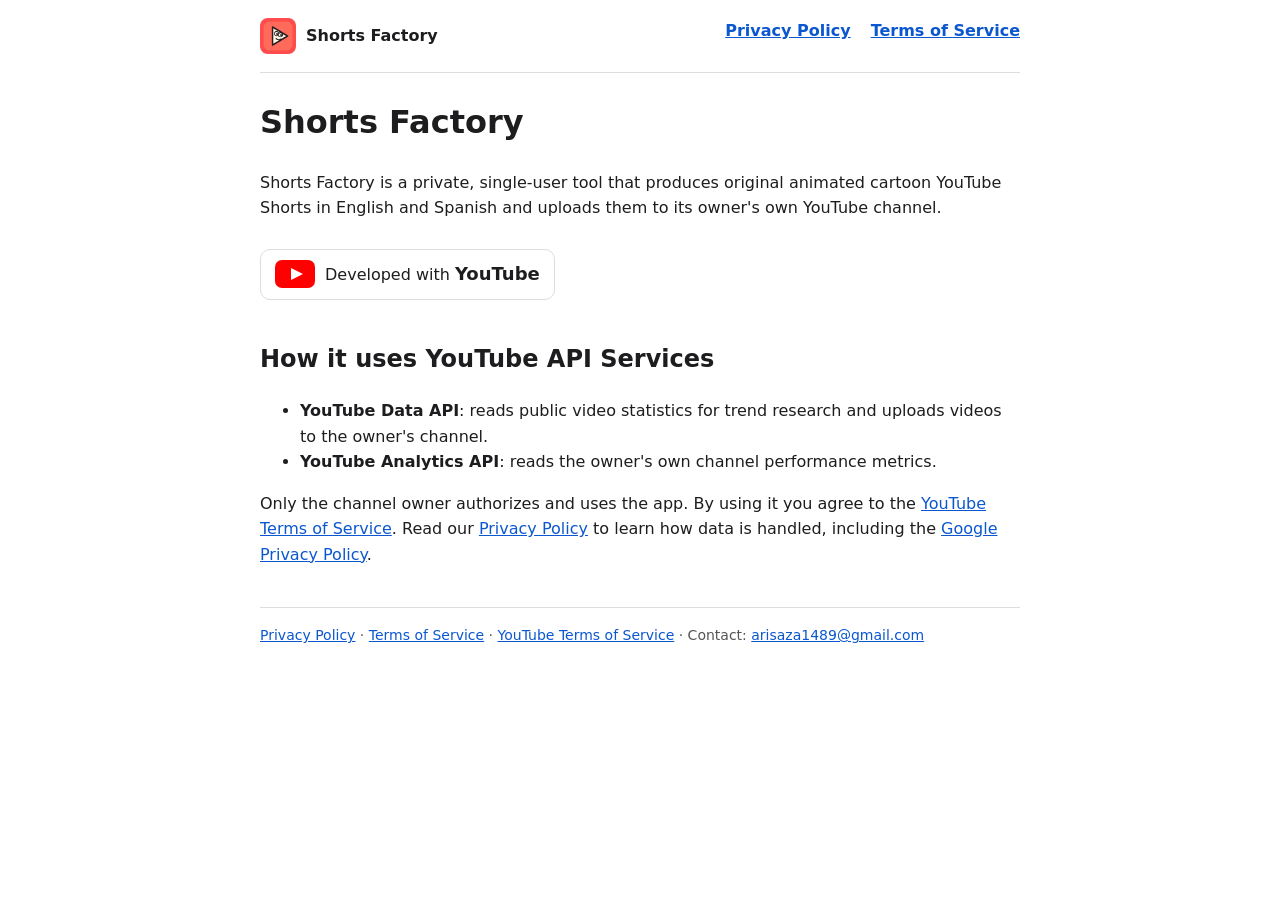
<file: index.html>
<!doctype html>
<html lang="en">
<head>
<meta charset="utf-8">
<meta name="viewport" content="width=device-width, initial-scale=1">
<title>Shorts Factory</title>
<link rel="stylesheet" href="style.css">
</head>
<body>
<nav>
  <a class="brand" href="./"><img src="logo-120.png" alt="Shorts Factory logo">Shorts Factory</a>
  <a href="privacy.html">Privacy Policy</a>
  <a href="terms.html">Terms of Service</a>
</nav>

<h1>Shorts Factory</h1>
<p>Shorts Factory is a private, single-user tool that produces original animated cartoon YouTube Shorts in English
and Spanish and uploads them to its owner's own YouTube channel.</p>

<div class="yt-badge"><span class="play" aria-hidden="true"></span><span>Developed with <strong>YouTube</strong></span></div>

<h2>How it uses YouTube API Services</h2>
<ul>
  <li><strong>YouTube Data API</strong>: reads public video statistics for trend research and uploads videos to the owner's channel.</li>
  <li><strong>YouTube Analytics API</strong>: reads the owner's own channel performance metrics.</li>
</ul>
<p>Only the channel owner authorizes and uses the app. By using it you agree to the
<a href="https://www.youtube.com/t/terms">YouTube Terms of Service</a>. Read our
<a href="privacy.html">Privacy Policy</a> to learn how data is handled, including the
<a href="https://policies.google.com/privacy">Google Privacy Policy</a>.</p>

<footer>
  <a href="privacy.html">Privacy Policy</a> · <a href="terms.html">Terms of Service</a> ·
  <a href="https://www.youtube.com/t/terms">YouTube Terms of Service</a> ·
  Contact: <a href="mailto:arisaza1489@gmail.com">arisaza1489@gmail.com</a>
</footer>
</body>
</html>
</file>
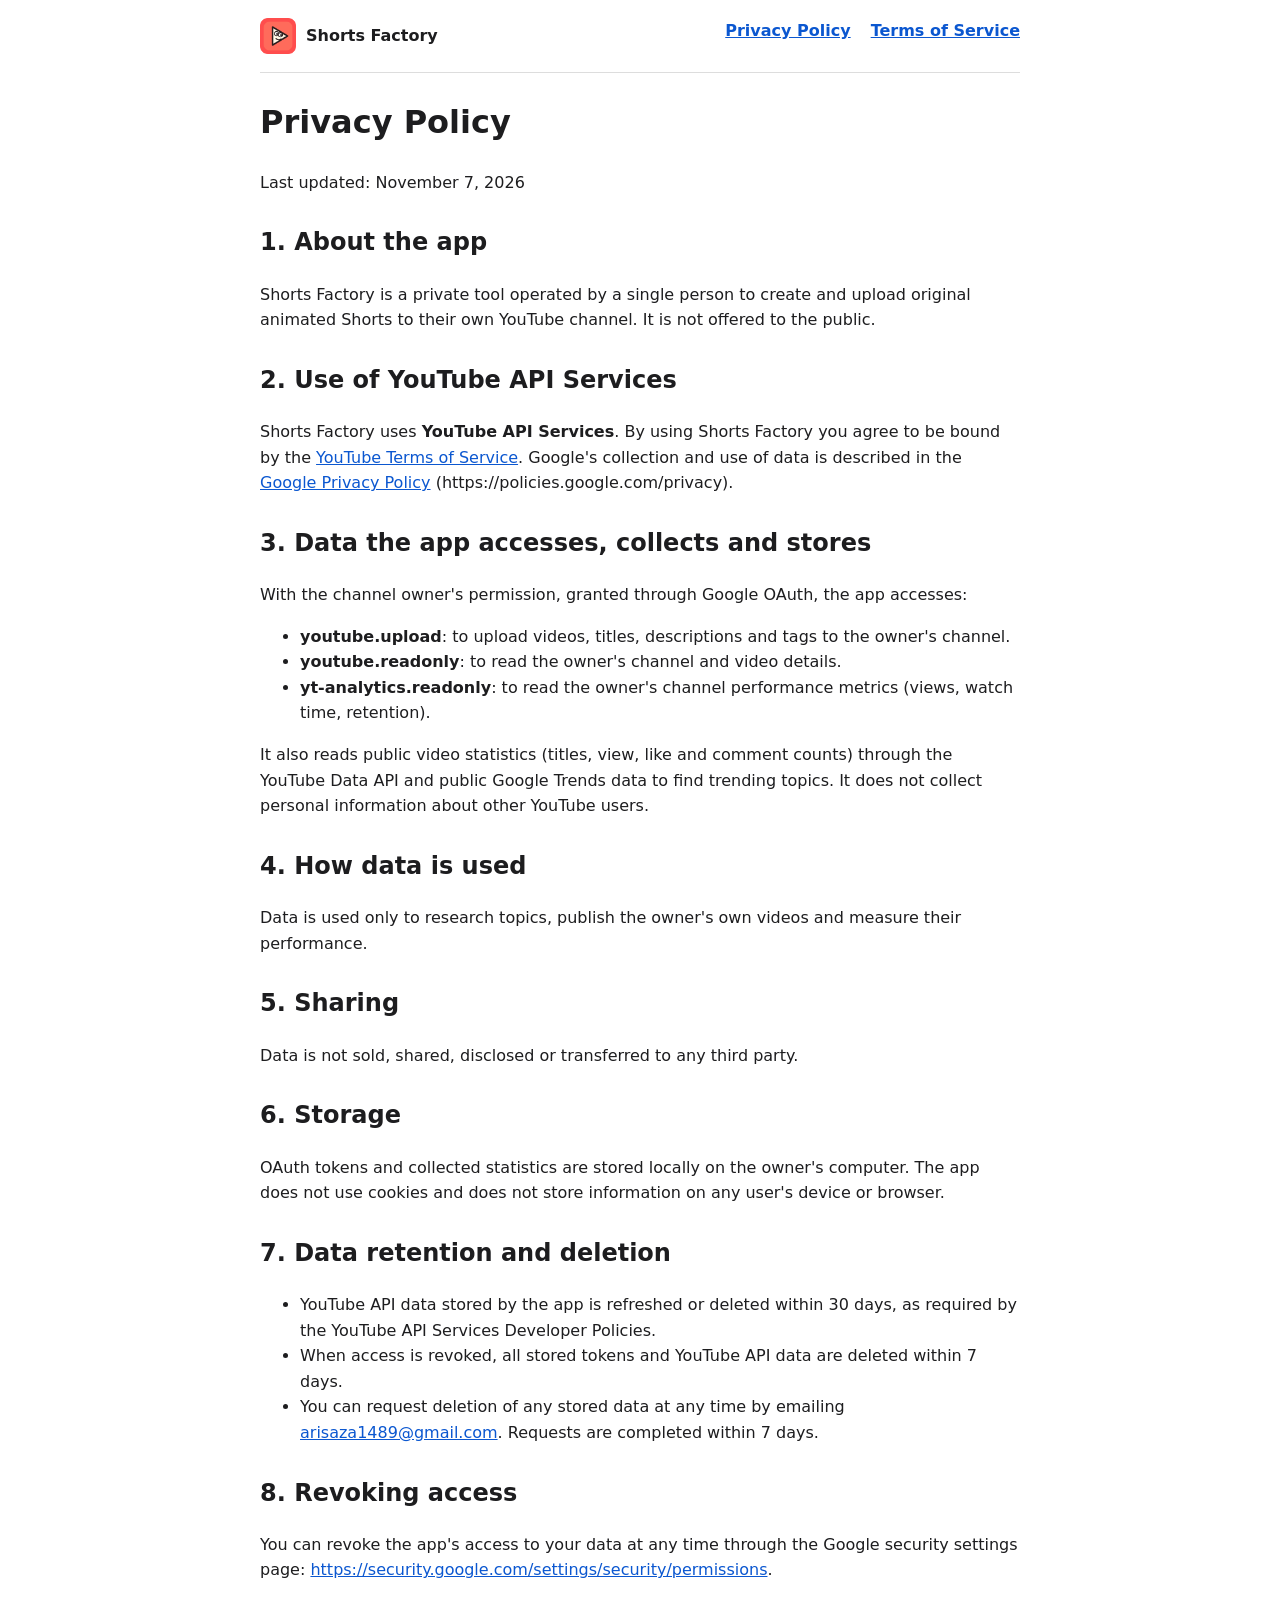
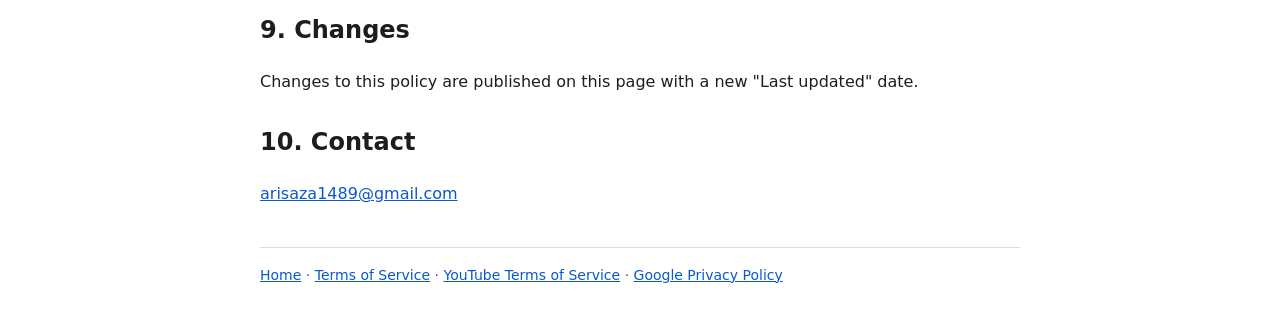
<file: privacy.html>
<!doctype html>
<html lang="en">
<head>
<meta charset="utf-8">
<meta name="viewport" content="width=device-width, initial-scale=1">
<title>Privacy Policy</title>
<link rel="stylesheet" href="style.css">
</head>
<body>
<nav>
  <a class="brand" href="./"><img src="logo-120.png" alt="Shorts Factory logo">Shorts Factory</a>
  <a href="privacy.html">Privacy Policy</a>
  <a href="terms.html">Terms of Service</a>
</nav>

<h1>Privacy Policy</h1>
<p>Last updated: November 7, 2026</p>

<h2>1. About the app</h2>
<p>Shorts Factory is a private tool operated by a single person to create and upload original animated Shorts to
their own YouTube channel. It is not offered to the public.</p>

<h2>2. Use of YouTube API Services</h2>
<p>Shorts Factory uses <strong>YouTube API Services</strong>. By using Shorts Factory you agree to be bound by the
<a href="https://www.youtube.com/t/terms">YouTube Terms of Service</a>. Google's collection and use of data is
described in the <a href="https://policies.google.com/privacy">Google Privacy Policy</a>
(https://policies.google.com/privacy).</p>

<h2>3. Data the app accesses, collects and stores</h2>
<p>With the channel owner's permission, granted through Google OAuth, the app accesses:</p>
<ul>
  <li><strong>youtube.upload</strong>: to upload videos, titles, descriptions and tags to the owner's channel.</li>
  <li><strong>youtube.readonly</strong>: to read the owner's channel and video details.</li>
  <li><strong>yt-analytics.readonly</strong>: to read the owner's channel performance metrics (views, watch time, retention).</li>
</ul>
<p>It also reads public video statistics (titles, view, like and comment counts) through the YouTube Data API and
public Google Trends data to find trending topics. It does not collect personal information about other YouTube users.</p>

<h2>4. How data is used</h2>
<p>Data is used only to research topics, publish the owner's own videos and measure their performance.</p>

<h2>5. Sharing</h2>
<p>Data is not sold, shared, disclosed or transferred to any third party.</p>

<h2>6. Storage</h2>
<p>OAuth tokens and collected statistics are stored locally on the owner's computer. The app does not use cookies
and does not store information on any user's device or browser.</p>

<h2>7. Data retention and deletion</h2>
<ul>
  <li>YouTube API data stored by the app is refreshed or deleted within 30 days, as required by the YouTube API
      Services Developer Policies.</li>
  <li>When access is revoked, all stored tokens and YouTube API data are deleted within 7 days.</li>
  <li>You can request deletion of any stored data at any time by emailing
      <a href="mailto:arisaza1489@gmail.com">arisaza1489@gmail.com</a>. Requests are completed within 7 days.</li>
</ul>

<h2>8. Revoking access</h2>
<p>You can revoke the app's access to your data at any time through the Google security settings page:
<a href="https://security.google.com/settings/security/permissions">https://security.google.com/settings/security/permissions</a>.</p>

<h2>9. Changes</h2>
<p>Changes to this policy are published on this page with a new "Last updated" date.</p>

<h2>10. Contact</h2>
<p><a href="mailto:arisaza1489@gmail.com">arisaza1489@gmail.com</a></p>

<footer>
  <a href="./">Home</a> · <a href="terms.html">Terms of Service</a> ·
  <a href="https://www.youtube.com/t/terms">YouTube Terms of Service</a> ·
  <a href="https://policies.google.com/privacy">Google Privacy Policy</a>
</footer>
</body>
</html>
</file>
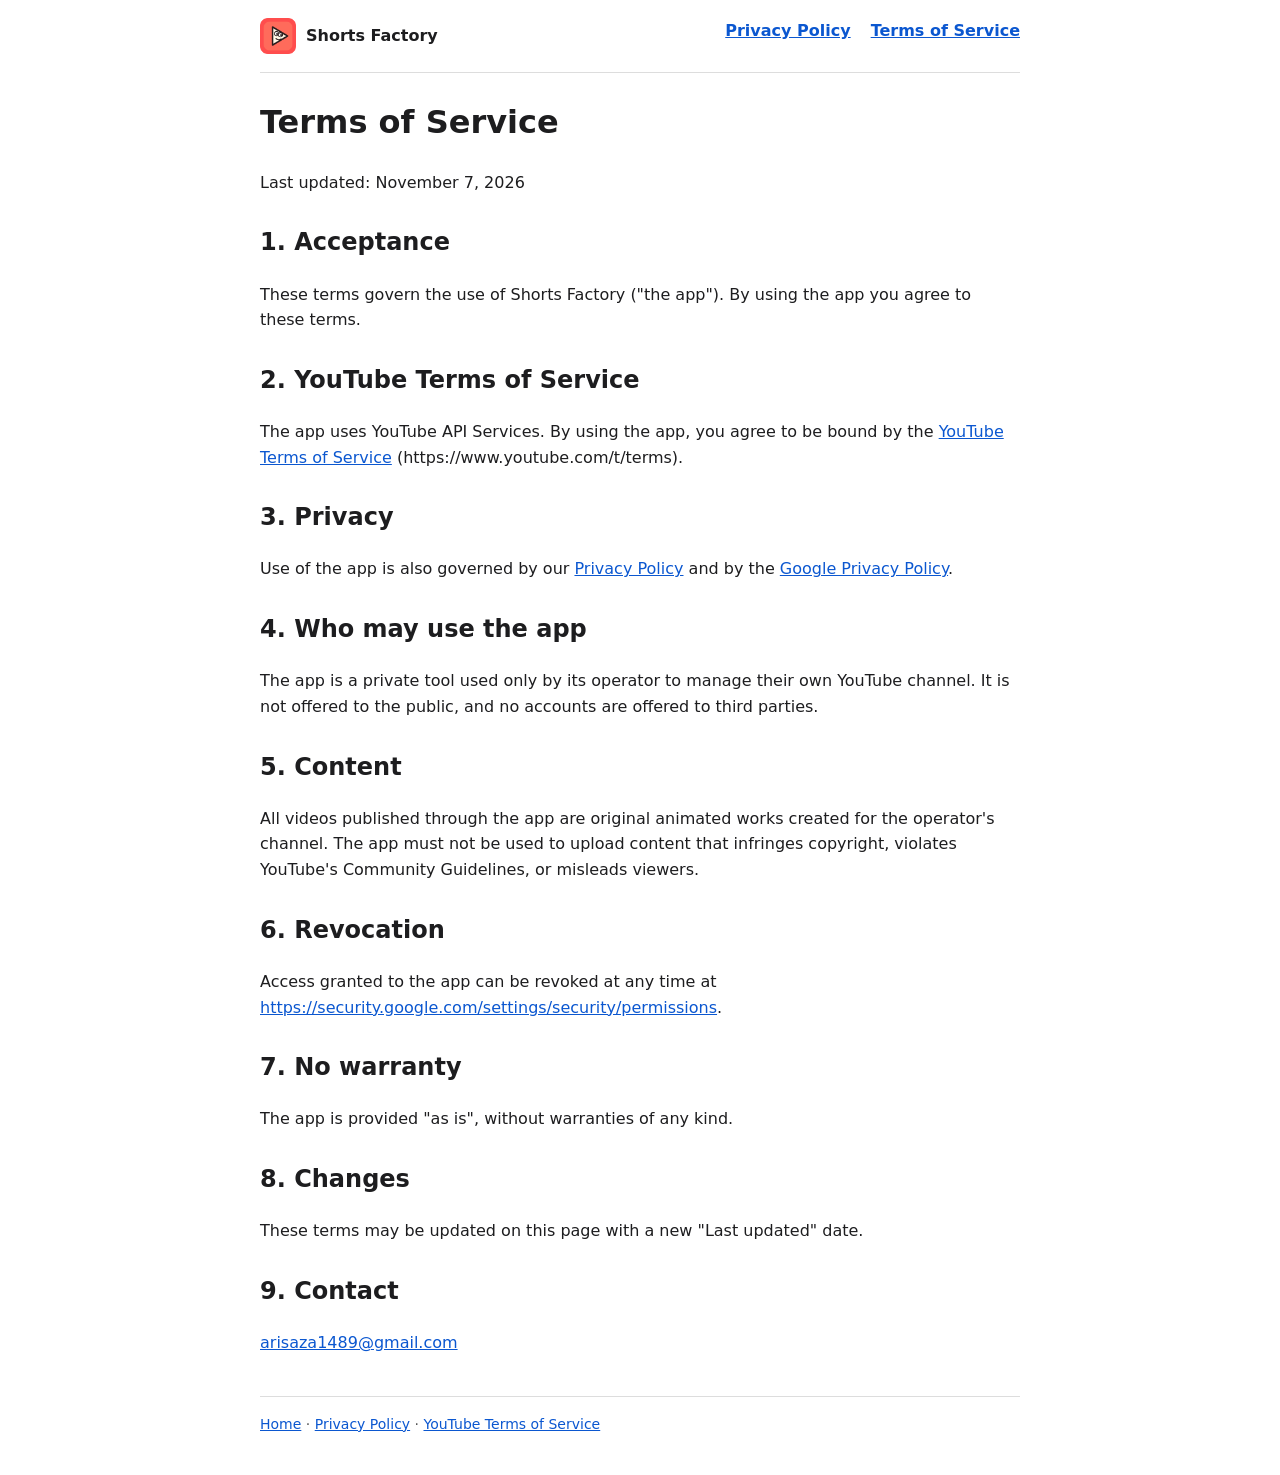
<file: terms.html>
<!doctype html>
<html lang="en">
<head>
<meta charset="utf-8">
<meta name="viewport" content="width=device-width, initial-scale=1">
<title>Terms of Service</title>
<link rel="stylesheet" href="style.css">
</head>
<body>
<nav>
  <a class="brand" href="./"><img src="logo-120.png" alt="Shorts Factory logo">Shorts Factory</a>
  <a href="privacy.html">Privacy Policy</a>
  <a href="terms.html">Terms of Service</a>
</nav>

<h1>Terms of Service</h1>
<p>Last updated: November 7, 2026</p>

<h2>1. Acceptance</h2>
<p>These terms govern the use of Shorts Factory ("the app"). By using the app you agree to these terms.</p>

<h2>2. YouTube Terms of Service</h2>
<p>The app uses YouTube API Services. By using the app, you agree to be bound by the
<a href="https://www.youtube.com/t/terms">YouTube Terms of Service</a> (https://www.youtube.com/t/terms).</p>

<h2>3. Privacy</h2>
<p>Use of the app is also governed by our <a href="privacy.html">Privacy Policy</a> and by the
<a href="https://policies.google.com/privacy">Google Privacy Policy</a>.</p>

<h2>4. Who may use the app</h2>
<p>The app is a private tool used only by its operator to manage their own YouTube channel. It is not offered to
the public, and no accounts are offered to third parties.</p>

<h2>5. Content</h2>
<p>All videos published through the app are original animated works created for the operator's channel. The app
must not be used to upload content that infringes copyright, violates YouTube's Community Guidelines, or misleads
viewers.</p>

<h2>6. Revocation</h2>
<p>Access granted to the app can be revoked at any time at
<a href="https://security.google.com/settings/security/permissions">https://security.google.com/settings/security/permissions</a>.</p>

<h2>7. No warranty</h2>
<p>The app is provided "as is", without warranties of any kind.</p>

<h2>8. Changes</h2>
<p>These terms may be updated on this page with a new "Last updated" date.</p>

<h2>9. Contact</h2>
<p><a href="mailto:arisaza1489@gmail.com">arisaza1489@gmail.com</a></p>

<footer>
  <a href="./">Home</a> · <a href="privacy.html">Privacy Policy</a> ·
  <a href="https://www.youtube.com/t/terms">YouTube Terms of Service</a>
</footer>
</body>
</html>
</file>
<file: style.css>
body { font-family: system-ui, sans-serif; max-width: 760px; margin: 0 auto; padding: 0 16px 40px; line-height: 1.6; color: #1d1d1f; background: #fff; }
a { color: #0b57d0; }
nav { display: flex; gap: 20px; flex-wrap: wrap; padding: 18px 0; border-bottom: 1px solid #ddd; margin-bottom: 24px; font-weight: 600; }
nav .brand { margin-right: auto; display: flex; align-items: center; gap: 10px; color: #1d1d1f; text-decoration: none; }
nav .brand img { width: 36px; height: 36px; }
.yt-badge { display: inline-flex; align-items: center; gap: 10px; border: 1px solid #ddd; border-radius: 10px; padding: 10px 14px; margin: 12px 0; }
.yt-badge .play { width: 40px; height: 28px; background: #ff0000; border-radius: 7px; position: relative; }
.yt-badge .play::after { content: ""; position: absolute; left: 16px; top: 8px; border-left: 12px solid #fff; border-top: 6px solid transparent; border-bottom: 6px solid transparent; }
.yt-badge strong { font-size: 18px; }
footer { margin-top: 40px; padding-top: 16px; border-top: 1px solid #ddd; font-size: 14px; color: #555; }
h2 { margin-top: 28px; }
</file>
